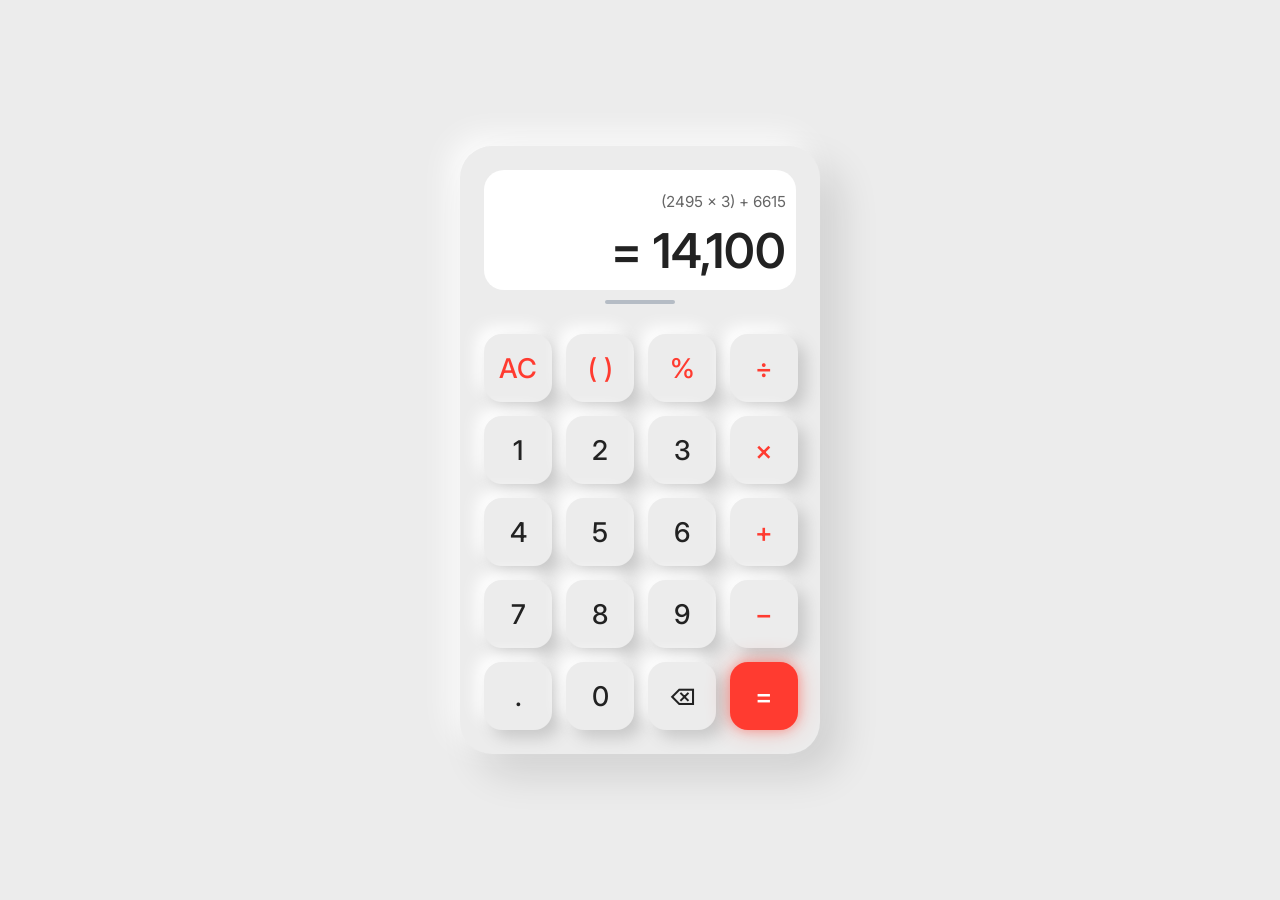
<file: Calculator/index.html>
<!doctype html>
<html lang="en">
  <head>
    <meta charset="UTF-8" />
    <meta name="viewport" content="width=device-width, initial-scale=1.0" />
    <link
      href="https://fonts.googleapis.com/css2?family=Inter:wght@400;500;600;700&display=swap"
      rel="stylesheet"
    />
    <link rel="stylesheet" href="./display/style.css" />
    <title>Calculator</title>
  </head>

  <body>
    <div class="calculator-app">
      <!-- Calculator -->
      <section id="calculator" class="calculator">
        <!-- Display -->
        <section id="displaySection" class="calculator-display">
          <div id="previousOperation" class="display-operation">
            (2495 × 3) + 6615
          </div>

          <div id="currentResult" class="display-result">= 14,100</div>
        </section>

        <!-- Divider -->
        <div class="calculator-divider"></div>

        <!-- Keypad -->
        <section id="calculatorKeypad" class="calculator-keypad">
          <!-- Row 1 -->

          <button id="clearBtn" class="btn btn--action btn--danger">AC</button>

          <button id="parenthesesBtn" class="btn btn--operator">( )</button>

          <button id="percentBtn" class="btn btn--operator">%</button>

          <button id="divideBtn" class="btn btn--operator">÷</button>

          <!-- Row 2 -->

          <button id="num1" class="btn btn--number">1</button>

          <button id="num2" class="btn btn--number">2</button>

          <button id="num3" class="btn btn--number">3</button>

          <button id="multiplyBtn" class="btn btn--operator">×</button>

          <!-- Row 3 -->

          <button id="num4" class="btn btn--number">4</button>

          <button id="num5" class="btn btn--number">5</button>

          <button id="num6" class="btn btn--number">6</button>

          <button id="addBtn" class="btn btn--operator">+</button>

          <!-- Row 4 -->

          <button id="num7" class="btn btn--number">7</button>

          <button id="num8" class="btn btn--number">8</button>

          <button id="num9" class="btn btn--number">9</button>

          <button id="subtractBtn" class="btn btn--operator">−</button>

          <!-- Row 5 -->

          <button id="decimalBtn" class="btn btn--number">.</button>

          <button id="num0" class="btn btn--number">0</button>

          <button id="deleteBtn" class="btn btn--action">⌫</button>

          <button id="equalsBtn" class="btn btn--equals">=</button>
        </section>
      </section>
    </div>
    <script type="module" src="./display//button.js" />
  </body>
</html>
</file>
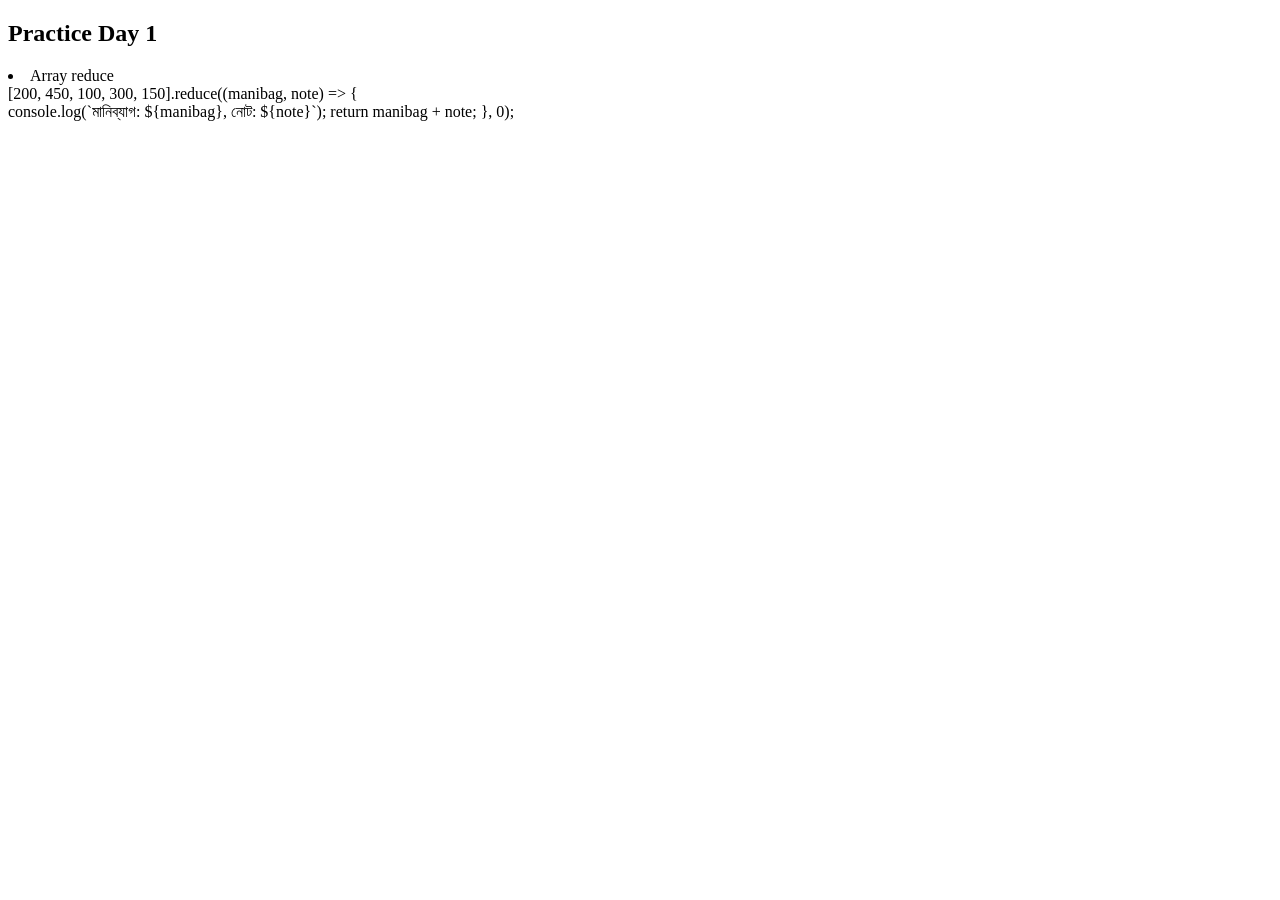
<file: Day-1/index.html>
<!doctype html>
<html lang="en">
  <head>
    <meta charset="UTF-8" />
    <meta name="viewport" content="width=device-width, initial-scale=1.0" />
    <title>Practice Day-1</title>
  </head>
  <body>
    <h2>Practice Day 1</h2>

    <li>
      Array reduce
      <br>
        [200, 450, 100, 300, 150].reduce((manibag, note) => {</br>
        console.log(`মানিব্যাগ: ${manibag}, নোট: ${note}`); return manibag +
        note; }, 0);
      </p>
      <p>
        
      </p>
    </li>

    <script src="/Day-1/arrayReduceMethod.js" />
  </body>
</html>
</file>
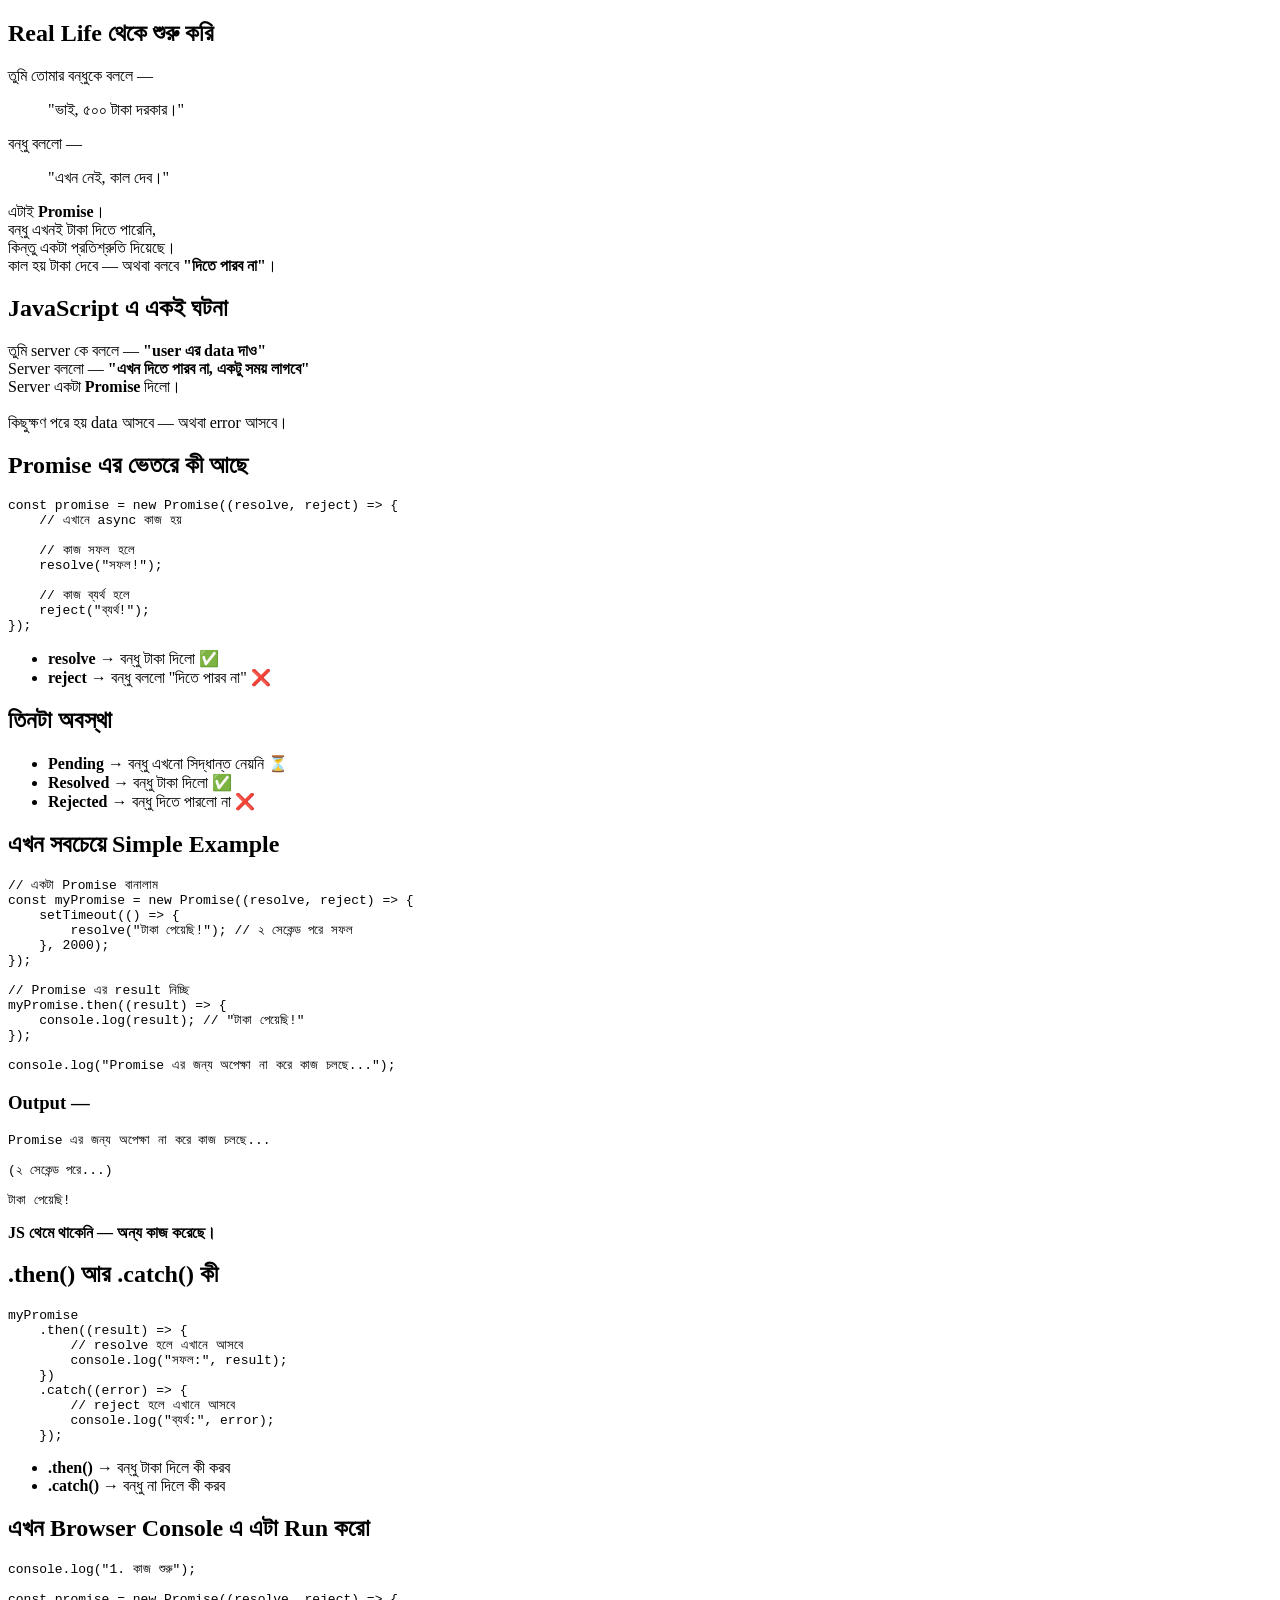
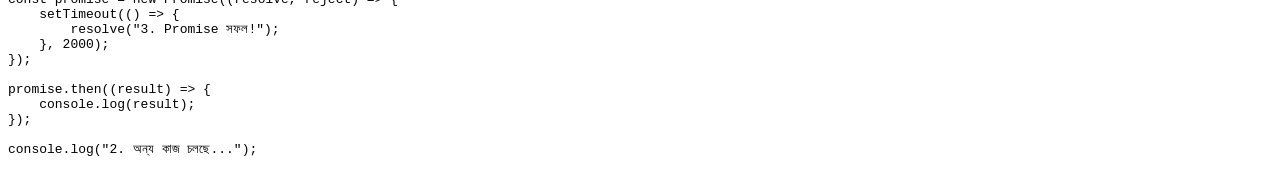
<file: Day-5/index.html>
<!doctype html>
<html lang="en">
  <head>
    <meta charset="UTF-8" />
    <meta name="viewport" content="width=device-width, initial-scale=1.0" />
    <title>Promise and Async/await</title>
  </head>
  <body>
    <section class="article">
      <h2>Real Life থেকে শুরু করি</h2>

      <p>তুমি তোমার বন্ধুকে বললে —</p>

      <blockquote>
        <p>"ভাই, ৫০০ টাকা দরকার।"</p>
      </blockquote>

      <p>বন্ধু বললো —</p>

      <blockquote>
        <p>"এখন নেই, কাল দেব।"</p>
      </blockquote>

      <p>
        এটাই <strong>Promise</strong>।<br />
        বন্ধু এখনই টাকা দিতে পারেনি,<br />
        কিন্তু একটা প্রতিশ্রুতি দিয়েছে।<br />
        কাল হয় টাকা দেবে — অথবা বলবে
        <strong>"দিতে পারব না"</strong>।
      </p>

      <h2>JavaScript এ একই ঘটনা</h2>

      <p>
        তুমি server কে বললে — <strong>"user এর data দাও"</strong><br />
        Server বললো — <strong>"এখন দিতে পারব না, একটু সময় লাগবে"</strong><br />
        Server একটা <strong>Promise</strong> দিলো।<br /><br />

        কিছুক্ষণ পরে হয় data আসবে — অথবা error আসবে।
      </p>

      <h2>Promise এর ভেতরে কী আছে</h2>

      <pre><code class="language-javascript">const promise = new Promise((resolve, reject) => {
    // এখানে async কাজ হয়

    // কাজ সফল হলে
    resolve("সফল!");

    // কাজ ব্যর্থ হলে
    reject("ব্যর্থ!");
});</code></pre>

      <ul>
        <li><strong>resolve</strong> → বন্ধু টাকা দিলো ✅</li>
        <li><strong>reject</strong> → বন্ধু বললো "দিতে পারব না" ❌</li>
      </ul>

      <h2>তিনটা অবস্থা</h2>

      <ul>
        <li><strong>Pending</strong> → বন্ধু এখনো সিদ্ধান্ত নেয়নি ⏳</li>
        <li><strong>Resolved</strong> → বন্ধু টাকা দিলো ✅</li>
        <li><strong>Rejected</strong> → বন্ধু দিতে পারলো না ❌</li>
      </ul>

      <h2>এখন সবচেয়ে Simple Example</h2>

      <pre><code class="language-javascript">// একটা Promise বানালাম
const myPromise = new Promise((resolve, reject) => {
    setTimeout(() => {
        resolve("টাকা পেয়েছি!"); // ২ সেকেন্ড পরে সফল
    }, 2000);
});

// Promise এর result নিচ্ছি
myPromise.then((result) => {
    console.log(result); // "টাকা পেয়েছি!"
});

console.log("Promise এর জন্য অপেক্ষা না করে কাজ চলছে...");</code></pre>

      <h3>Output —</h3>

      <pre><code>Promise এর জন্য অপেক্ষা না করে কাজ চলছে...

(২ সেকেন্ড পরে...)

টাকা পেয়েছি!</code></pre>

      <p>
        <strong>JS থেমে থাকেনি — অন্য কাজ করেছে।</strong>
      </p>

      <h2>.then() আর .catch() কী</h2>

      <pre><code class="language-javascript">myPromise
    .then((result) => {
        // resolve হলে এখানে আসবে
        console.log("সফল:", result);
    })
    .catch((error) => {
        // reject হলে এখানে আসবে
        console.log("ব্যর্থ:", error);
    });</code></pre>

      <ul>
        <li><strong>.then()</strong> → বন্ধু টাকা দিলে কী করব</li>
        <li><strong>.catch()</strong> → বন্ধু না দিলে কী করব</li>
      </ul>

      <h2>এখন Browser Console এ এটা Run করো</h2>

      <pre><code class="language-javascript">console.log("1. কাজ শুরু");

const promise = new Promise((resolve, reject) => {
    setTimeout(() => {
        resolve("3. Promise সফল!");
    }, 2000);
});

promise.then((result) => {
    console.log(result);
});

console.log("2. অন্য কাজ চলছে...");</code></pre>
    </section>
    <!-- <script src="/Day-5/promise.js" /> -->
    <!-- <script src="/Day-5/realWorldProblemTask.js" /> -->
    <script src="/Day-5/challenge.js" />
  </body>
</html>
</file>
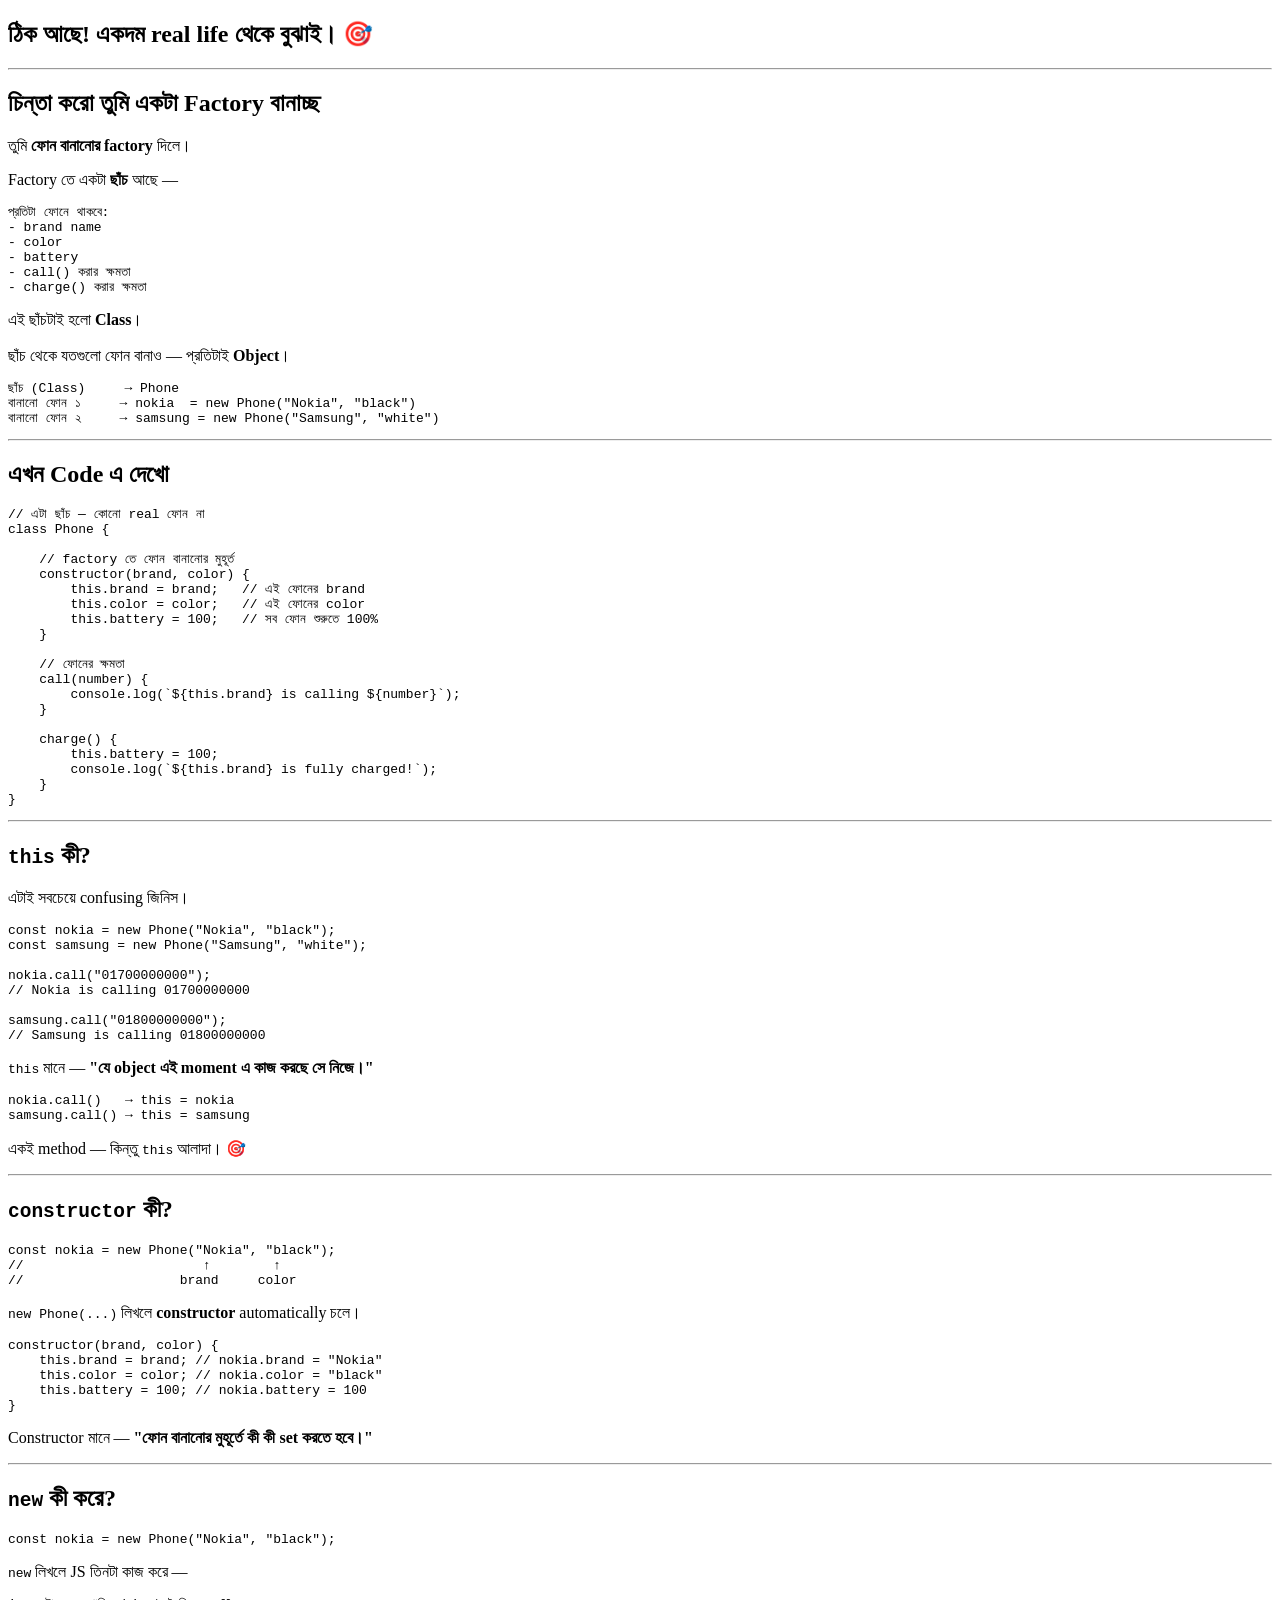
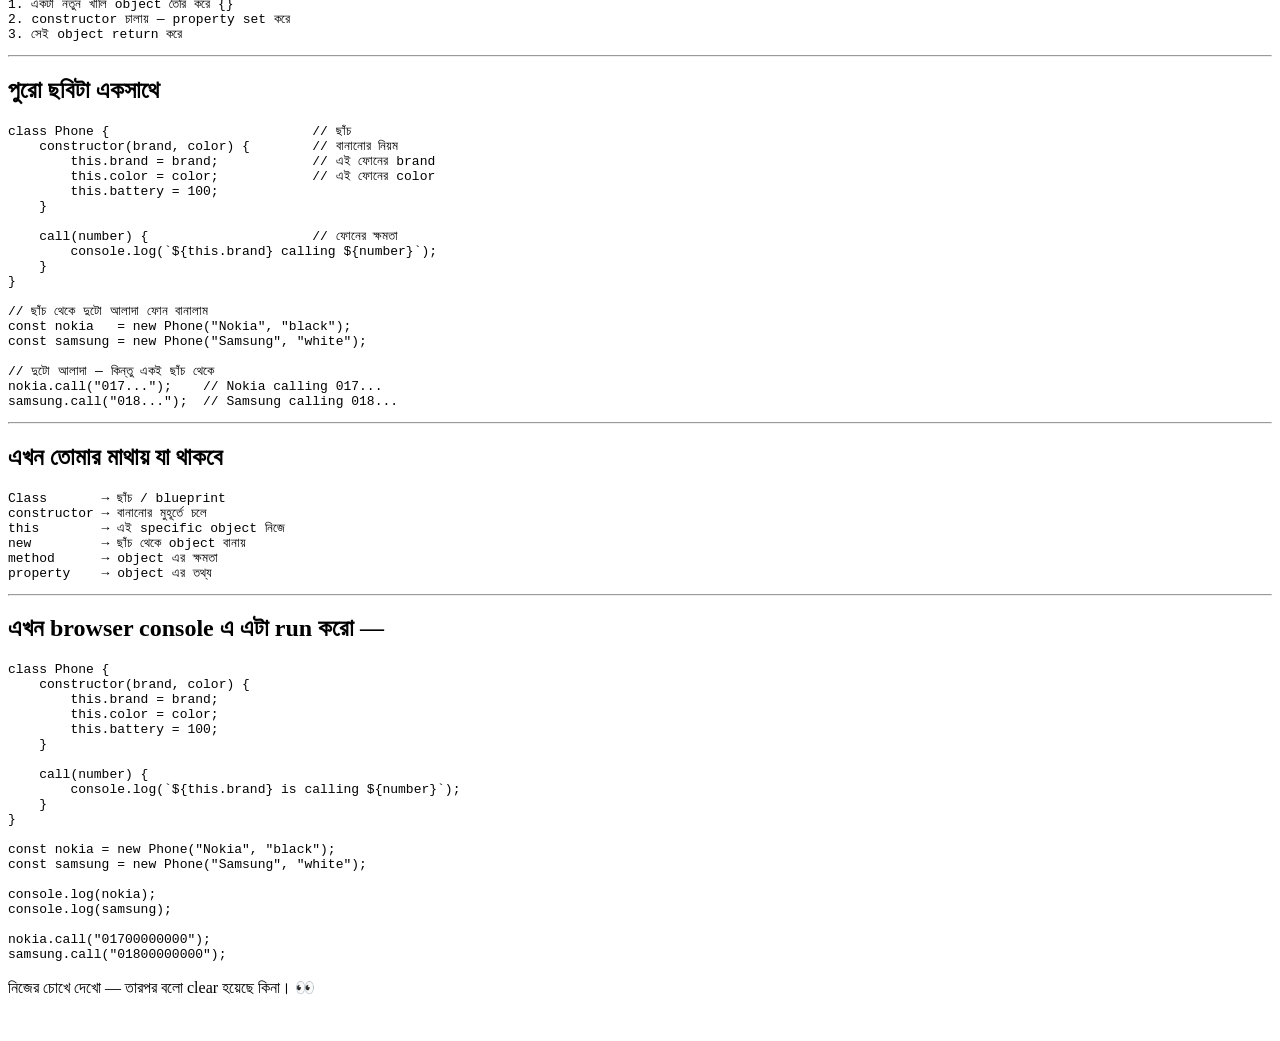
<file: Day-6/index.html>
<!doctype html>
<html lang="en">
  <head>
    <meta charset="UTF-8" />
    <meta name="viewport" content="width=device-width, initial-scale=1.0" />
    <title>OOP (Object Oriented programming)</title>
  </head>
  <body>
    <section class="article">
      <h2>ঠিক আছে! একদম real life থেকে বুঝাই। 🎯</h2>

      <hr />

      <h2>চিন্তা করো তুমি একটা Factory বানাচ্ছ</h2>

      <p>তুমি <strong>ফোন বানানোর factory</strong> দিলে।</p>

      <p>Factory তে একটা <strong>ছাঁচ</strong> আছে —</p>

      <pre><code>প্রতিটা ফোনে থাকবে:
- brand name
- color
- battery
- call() করার ক্ষমতা
- charge() করার ক্ষমতা</code></pre>

      <p>
        এই ছাঁচটাই হলো <strong>Class</strong>।<br /><br />

        ছাঁচ থেকে যতগুলো ফোন বানাও — প্রতিটাই <strong>Object</strong>।
      </p>

      <pre><code>ছাঁচ (Class)     → Phone
বানানো ফোন ১     → nokia  = new Phone("Nokia", "black")
বানানো ফোন ২     → samsung = new Phone("Samsung", "white")</code></pre>

      <hr />

      <h2>এখন Code এ দেখো</h2>

      <pre><code class="language-javascript">// এটা ছাঁচ — কোনো real ফোন না
class Phone {

    // factory তে ফোন বানানোর মুহূর্ত
    constructor(brand, color) {
        this.brand = brand;   // এই ফোনের brand
        this.color = color;   // এই ফোনের color
        this.battery = 100;   // সব ফোন শুরুতে 100%
    }

    // ফোনের ক্ষমতা
    call(number) {
        console.log(`${this.brand} is calling ${number}`);
    }

    charge() {
        this.battery = 100;
        console.log(`${this.brand} is fully charged!`);
    }
}</code></pre>

      <hr />

      <h2><code>this</code> কী?</h2>

      <p>এটাই সবচেয়ে confusing জিনিস।</p>

      <pre><code class="language-javascript">const nokia = new Phone("Nokia", "black");
const samsung = new Phone("Samsung", "white");

nokia.call("01700000000");
// Nokia is calling 01700000000

samsung.call("01800000000");
// Samsung is calling 01800000000</code></pre>

      <p>
        <code>this</code> মানে —
        <strong>"যে object এই moment এ কাজ করছে সে নিজে।"</strong>
      </p>

      <pre><code>nokia.call()   → this = nokia
samsung.call() → this = samsung</code></pre>

      <p>একই method — কিন্তু <code>this</code> আলাদা। 🎯</p>

      <hr />

      <h2><code>constructor</code> কী?</h2>

      <pre><code class="language-javascript">const nokia = new Phone("Nokia", "black");
//                       ↑        ↑
//                    brand     color</code></pre>

      <p>
        <code>new Phone(...)</code> লিখলে
        <strong>constructor</strong> automatically চলে।
      </p>

      <pre><code class="language-javascript">constructor(brand, color) {
    this.brand = brand; // nokia.brand = "Nokia"
    this.color = color; // nokia.color = "black"
    this.battery = 100; // nokia.battery = 100
}</code></pre>

      <p>
        Constructor মানে —
        <strong>"ফোন বানানোর মুহূর্তে কী কী set করতে হবে।"</strong>
      </p>

      <hr />

      <h2><code>new</code> কী করে?</h2>

      <pre><code class="language-javascript">const nokia = new Phone("Nokia", "black");</code></pre>

      <p><code>new</code> লিখলে JS তিনটা কাজ করে —</p>

      <pre><code>1. একটা নতুন খালি object তৈরি করে {}
2. constructor চালায় — property set করে
3. সেই object return করে</code></pre>

      <hr />

      <h2>পুরো ছবিটা একসাথে</h2>

      <pre><code class="language-javascript">class Phone {                          // ছাঁচ
    constructor(brand, color) {        // বানানোর নিয়ম
        this.brand = brand;            // এই ফোনের brand
        this.color = color;            // এই ফোনের color
        this.battery = 100;
    }

    call(number) {                     // ফোনের ক্ষমতা
        console.log(`${this.brand} calling ${number}`);
    }
}

// ছাঁচ থেকে দুটো আলাদা ফোন বানালাম
const nokia   = new Phone("Nokia", "black");
const samsung = new Phone("Samsung", "white");

// দুটো আলাদা — কিন্তু একই ছাঁচ থেকে
nokia.call("017...");    // Nokia calling 017...
samsung.call("018...");  // Samsung calling 018...</code></pre>

      <hr />

      <h2>এখন তোমার মাথায় যা থাকবে</h2>

      <pre><code>Class       → ছাঁচ / blueprint
constructor → বানানোর মুহূর্তে চলে
this        → এই specific object নিজে
new         → ছাঁচ থেকে object বানায়
method      → object এর ক্ষমতা
property    → object এর তথ্য</code></pre>

      <hr />

      <h2>এখন browser console এ এটা run করো —</h2>

      <pre><code class="language-javascript">class Phone {
    constructor(brand, color) {
        this.brand = brand;
        this.color = color;
        this.battery = 100;
    }

    call(number) {
        console.log(`${this.brand} is calling ${number}`);
    }
}

const nokia = new Phone("Nokia", "black");
const samsung = new Phone("Samsung", "white");

console.log(nokia);
console.log(samsung);

nokia.call("01700000000");
samsung.call("01800000000");</code></pre>

      <p>নিজের চোখে দেখো — তারপর বলো clear হয়েছে কিনা। 👀</p>
    </section>
    <!-- <script src="/Day-6/oop.js" /> -->
    <script src="/Day-6/oopExplained.js" />
  </body>
</html>
</file>
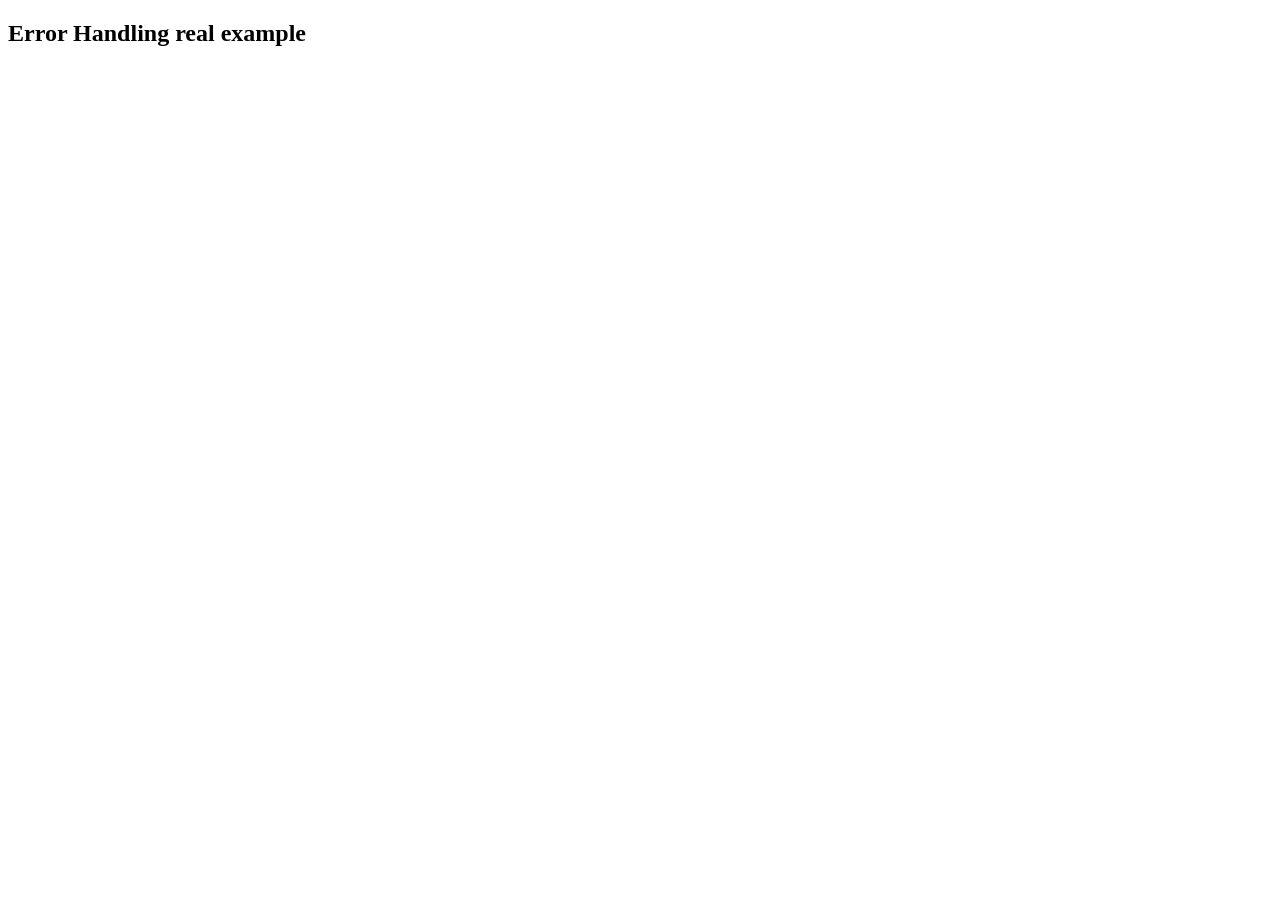
<file: Day-7/index.html>
<!doctype html>
<html lang="en">
  <head>
    <meta charset="UTF-8" />
    <meta name="viewport" content="width=device-width, initial-scale=1.0" />
    <title>JS Error handling</title>
  </head>
  <body>
    <h2>Error Handling real example</h2>
    <!-- <script src="errorHandle.js" /> -->
    <!-- <script src="errorHandleBank.js" /> -->
    <script src="errorHandleTask.js" />
  </body>
</html>
</file>
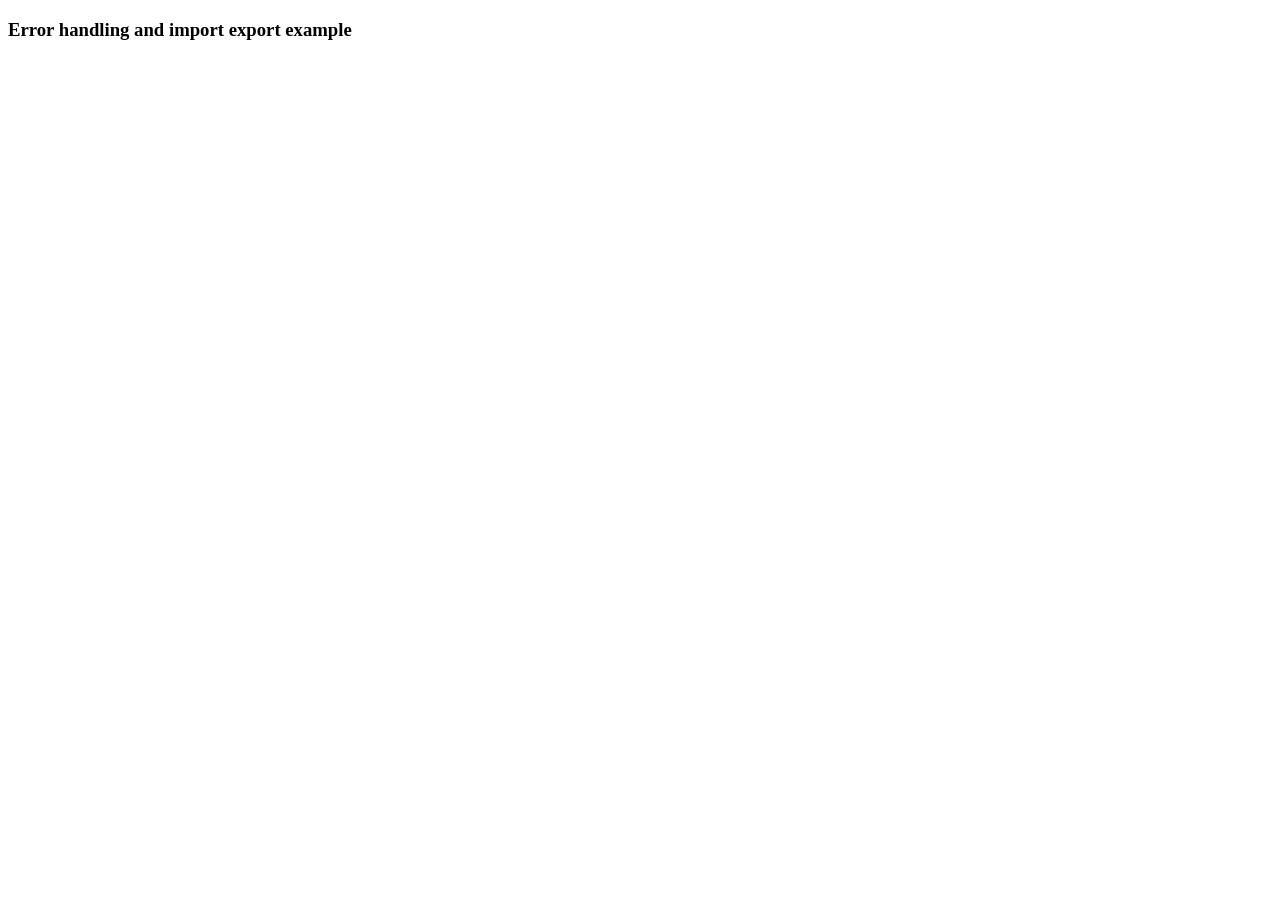
<file: Day-7/finalChalleng/index.html>
<!doctype html>
<html lang="en">
  <head>
    <meta charset="UTF-8" />
    <meta name="viewport" content="width=device-width, initial-scale=1.0" />
    <title>Real World example</title>
  </head>
  <body>
    <h3>Error handling and import export example</h3>
    <script type="module" src="app.js"></script>
  </body>
</html>
</file>
<file: Calculator/display/style.css>
.display-result {
  font-size: 3.5rem;
  font-weight: 700;
}
/* =========================
   RESET
========================= */

*,
*::before,
*::after {
  margin: 0;
  padding: 0;
  box-sizing: border-box;
}

button {
  border: none;
  outline: none;
  cursor: pointer;
  background: transparent;
  font: inherit;
}

body {
  min-height: 100vh;
  display: grid;
  place-items: center;
  font-family: Inter, sans-serif;
  background: #ececec;
}

/* =========================
   VARIABLES
========================= */

:root {
  --bg: #ececec;

  --card-bg: #ececec;

  --text-primary: #222;
  --text-secondary: #666;

  --btn-bg: #ececec;

  --shadow-light: #ffffff;
  --shadow-dark: #c8c8c8;

  --accent: #ff3b30;

  --radius: 24px;
}

/* =========================
   CALCULATOR
========================= */

.calculator {
  width: 360px;

  padding: 24px;

  border-radius: 32px;

  background: var(--card-bg);

  box-shadow:
    20px 20px 40px rgba(0, 0, 0, 0.12),
    -10px -10px 30px rgba(255, 255, 255, 0.9);
}

/* =========================
   HEADER
========================= */

.calculator-header {
  display: flex;
  align-items: center;
  justify-content: space-between;

  margin-bottom: 60px;
}

.icon-btn {
  width: 36px;
  height: 36px;

  border-radius: 50%;

  display: grid;
  place-items: center;

  color: var(--text-secondary);
}

.theme-switch {
  position: relative;
}

.theme-switch-input {
  display: none;
}

.theme-switch-label {
  width: 64px;
  height: 30px;

  background: var(--accent);

  border-radius: 999px;

  display: flex;
  align-items: center;
  justify-content: space-between;

  padding-inline: 8px;

  position: relative;
}

.theme-switch-label::after {
  content: "";

  position: absolute;

  width: 24px;
  height: 24px;

  background: white;

  border-radius: 50%;

  left: 4px;

  transition: 0.3s;
}

.theme-switch-input:checked + .theme-switch-label::after {
  left: 36px;
}

/* =========================
   DISPLAY
========================= */

.calculator-display {
  text-align: right;

  min-height: 120px;
  background-color: white;
  border-radius: 20px;
  padding: 10px;
  display: flex;
  flex-direction: column;
  justify-content: flex-end;
}

.display-operation {
  color: var(--text-secondary);
  font-size: 0.95rem;
  margin-bottom: 10px;
}

.display-result {
  font-size: 3rem;
  font-weight: 600;
  color: var(--text-primary);
}

/* =========================
   DIVIDER
========================= */

.calculator-divider {
  width: 70px;
  height: 4px;

  margin: 10px auto 30px;
  border-radius: 999px;
  background: #b5bcc5;
}

/* =========================
   KEYPAD
========================= */

.calculator-keypad {
  display: grid;
  grid-template-columns: repeat(4, 1fr);
  gap: 14px;
}

/* =========================
   BUTTON BASE
========================= */

.btn {
  width: 68px;
  height: 68px;

  border-radius: 18px;

  font-size: 1.7rem;
  font-weight: 500;

  color: var(--text-primary);

  background: var(--btn-bg);

  box-shadow:
    8px 8px 16px var(--shadow-dark),
    -8px -8px 16px var(--shadow-light);

  transition: 0.2s;
}

.btn:hover {
  transform: translateY(-2px);
}

.btn:active {
  box-shadow:
    inset 4px 4px 8px rgba(0, 0, 0, 0.12),
    inset -4px -4px 8px rgba(255, 255, 255, 0.8);

  transform: scale(0.96);
}

/* =========================
   NUMBER
========================= */

.btn--number {
  color: #222;
}

/* =========================
   OPERATORS
========================= */

.btn--operator {
  color: var(--accent);
}

/* =========================
   AC BUTTON
========================= */

.btn--danger {
  color: var(--accent);
}

/* =========================
   DELETE BUTTON
========================= */

#deleteBtn {
  font-size: 1.4rem;
}

/* =========================
   EQUALS BUTTON
========================= */

.btn--equals {
  color: white;

  background: var(--accent);

  box-shadow:
    0 0 12px rgba(255, 59, 48, 0.4),
    0 0 25px rgba(255, 59, 48, 0.3);
}

.btn--equals:hover {
  transform: translateY(-2px);
}

.btn--equals:active {
  transform: scale(0.95);
}

/* =========================
   DARK MODE
========================= */

body.dark {
  background: #232a34;
}

body.dark .calculator {
  background: #2d3540;

  box-shadow:
    12px 12px 24px rgba(0, 0, 0, 0.45),
    -12px -12px 24px rgba(255, 255, 255, 0.04);
}

body.dark .btn {
  background: #313b47;

  color: #d8dde5;

  box-shadow:
    8px 8px 16px rgba(0, 0, 0, 0.4),
    -8px -8px 16px rgba(255, 255, 255, 0.03);
}

body.dark .display-result {
  color: white;
}

body.dark .display-operation {
  color: #9aa3af;
}

body.dark .calculator-divider {
  background: #717b87;
}

body.dark .btn--operator,
body.dark .btn--danger {
  color: var(--accent);
}

body.dark .btn--equals {
  color: white;
}
</file>
